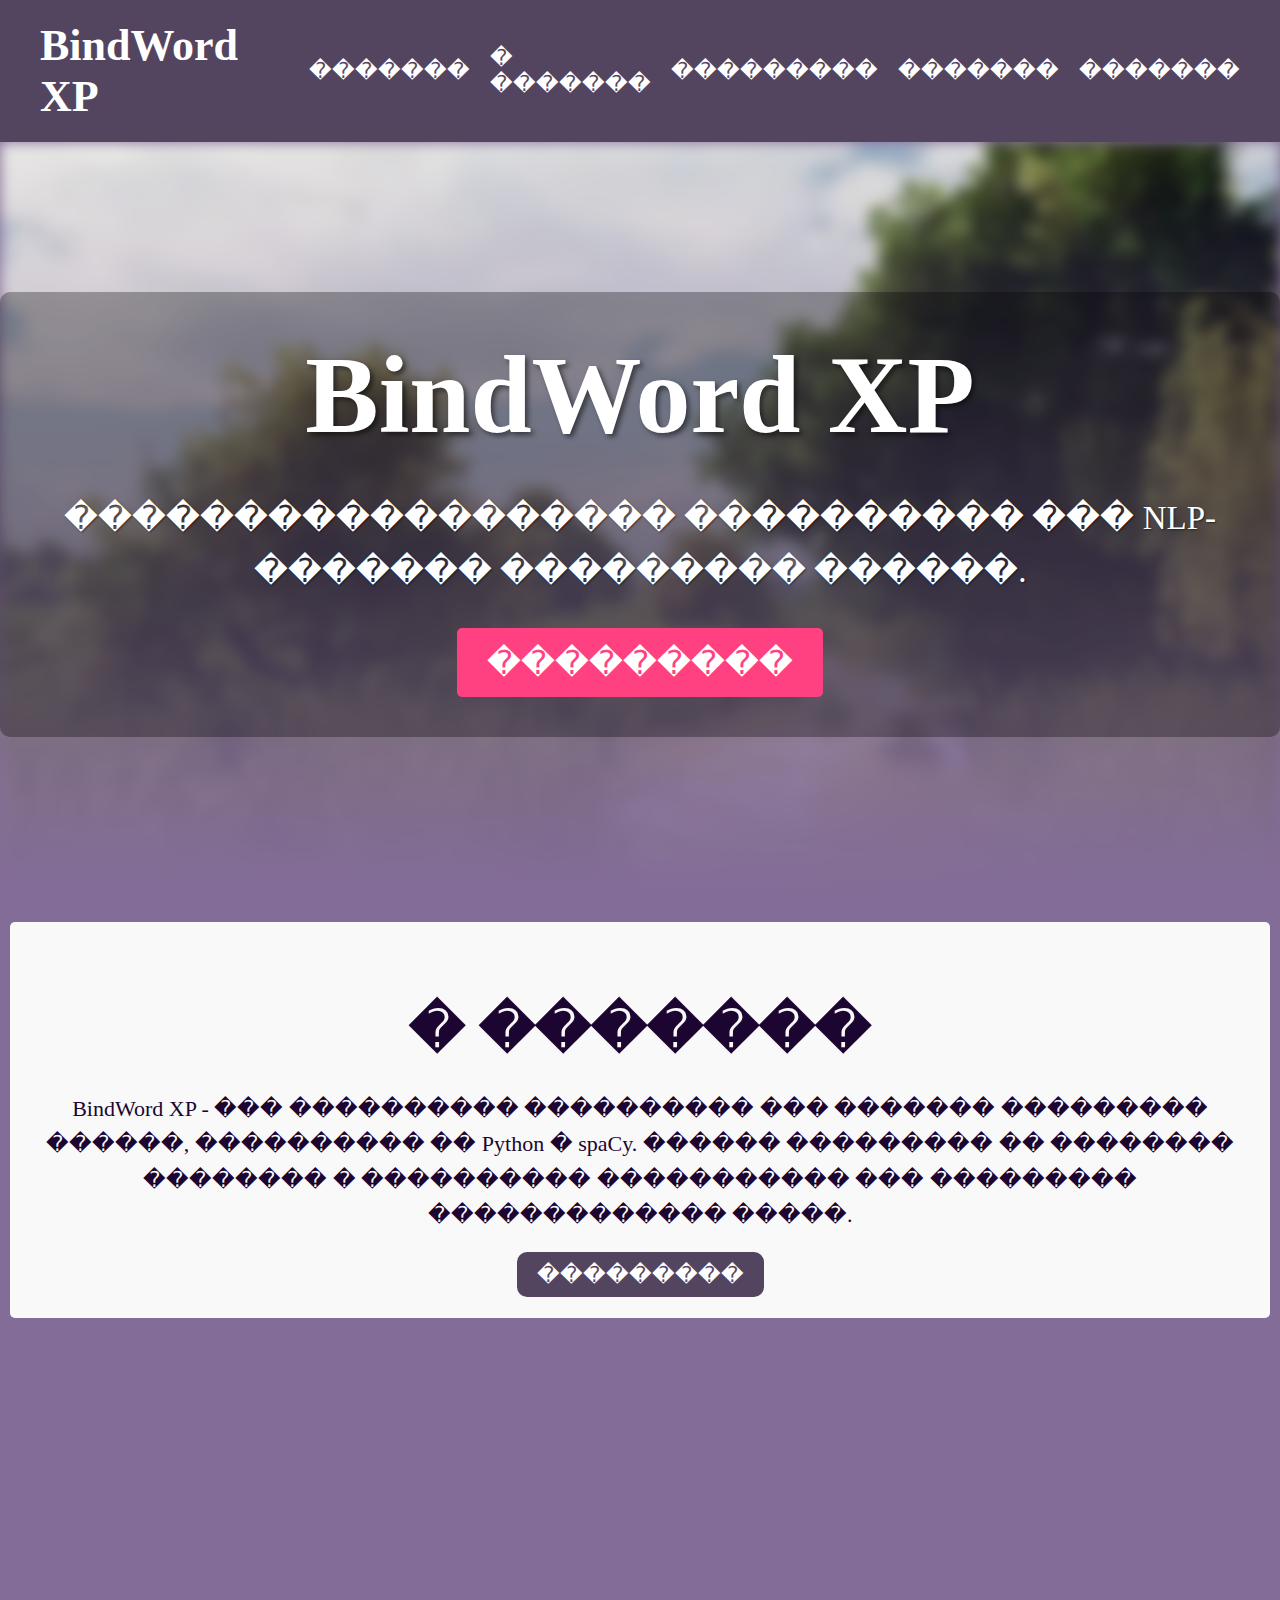
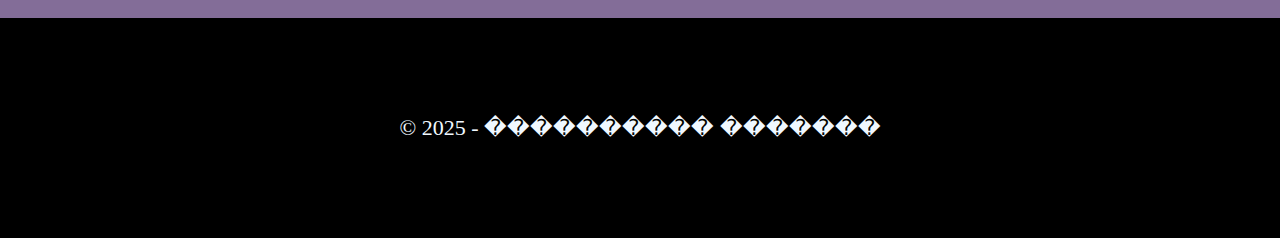
<file: site/index.html>
<!DOCTYPE html>
<html lang="ru">
<head>
    <meta name="viewport" content="width=device-width, initial-scale=1.0">
    <title>�������</title>
    <link rel="stylesheet" href="style.css">
</head>
<body>
    <header>
        <div class="header-container">
            <h1 class="logo">
                <a href="index.html">BindWord XP</a>
            </h1>
            <nav>
                <ul>
                    <li><a href="index.html">�������</a></li>
                    <li><a href="about_project.html">� �������</a></li>
                    <li><a href="people.html">���������</a></li>
                    <li><a href="news.html">�������</a></li>
                    <li><a href="resources.html">�������</a></li>
                </ul>
            </nav>
        </div>
    </header>
    <main>
        <section class="hero">
        <div class="hero-content">
            <h1 class="animated-title">BindWord XP</h1>
            <p>������������������ ���������� ��� NLP-������� ��������� ������.</p>
            <a href="about_project.html" class="hero-button">���������</a>
        </div>
        </section>

        <section class="about-section">
            <h2>� �������</h2>
            <p>BindWord XP - ��� ���������� ���������� ��� ������� ��������� ������, ���������� �� Python � spaCy.  ������ ��������� �� �������� �������� � ���������� ����������� ��� ��������� ������������� �����.</p>
            <a href="about_project.html" class="read-more-button">���������</a>
        </section>
    </main>

    <footer>
        <p>&copy; 2025 - ���������� �������</p>
    </footer>
</body>
</html>
</file>
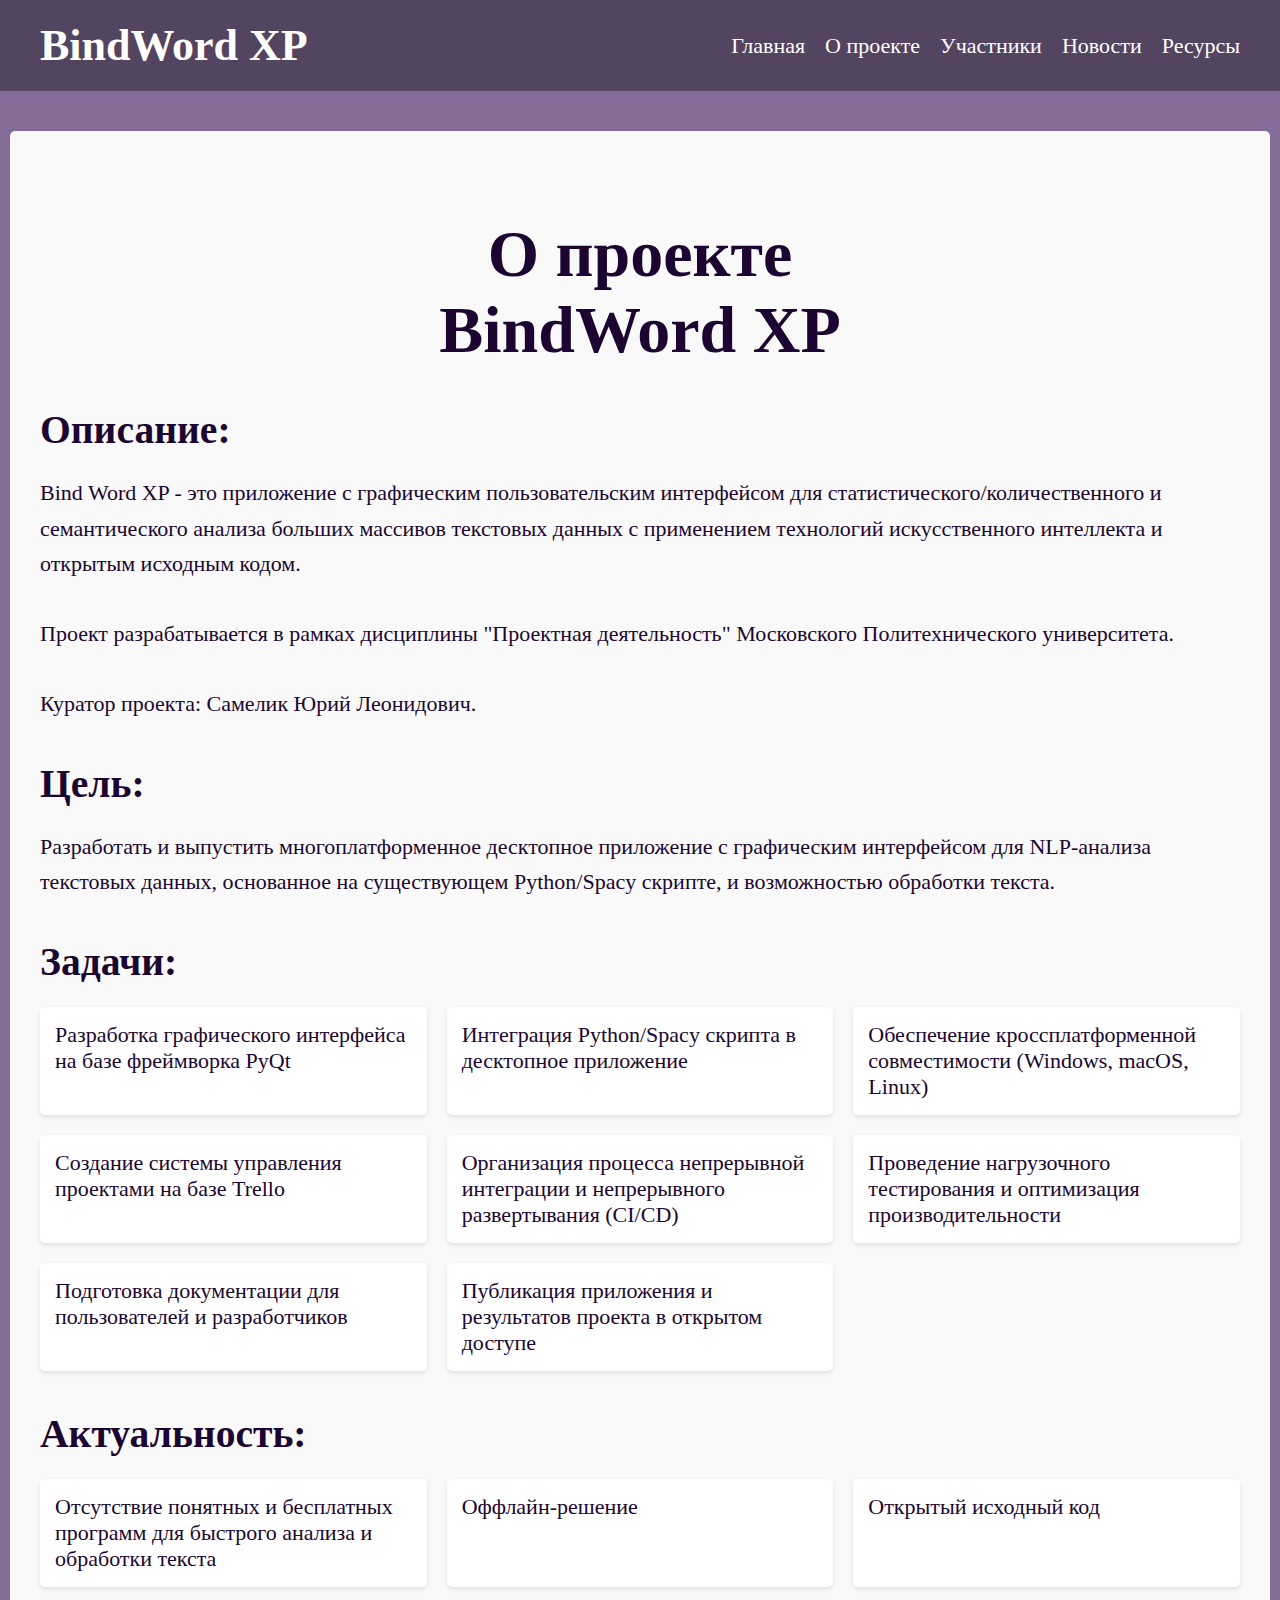
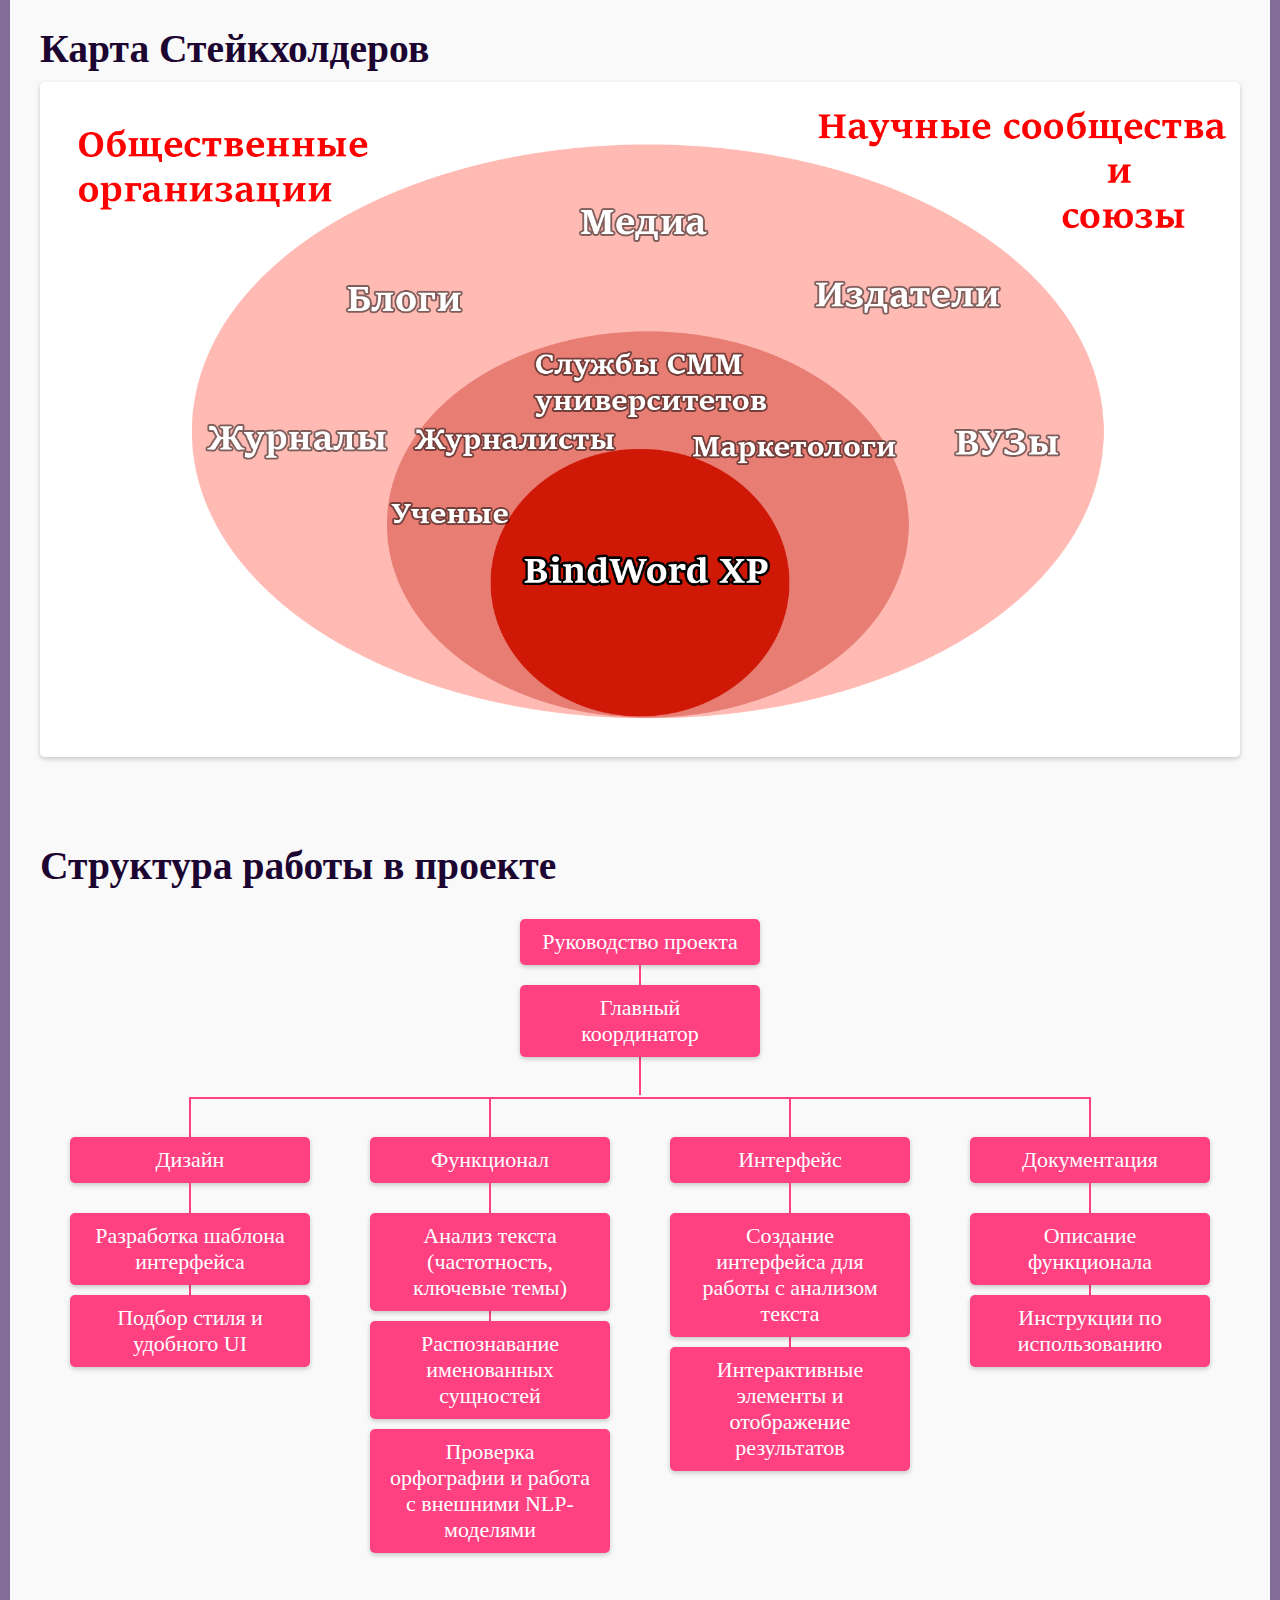
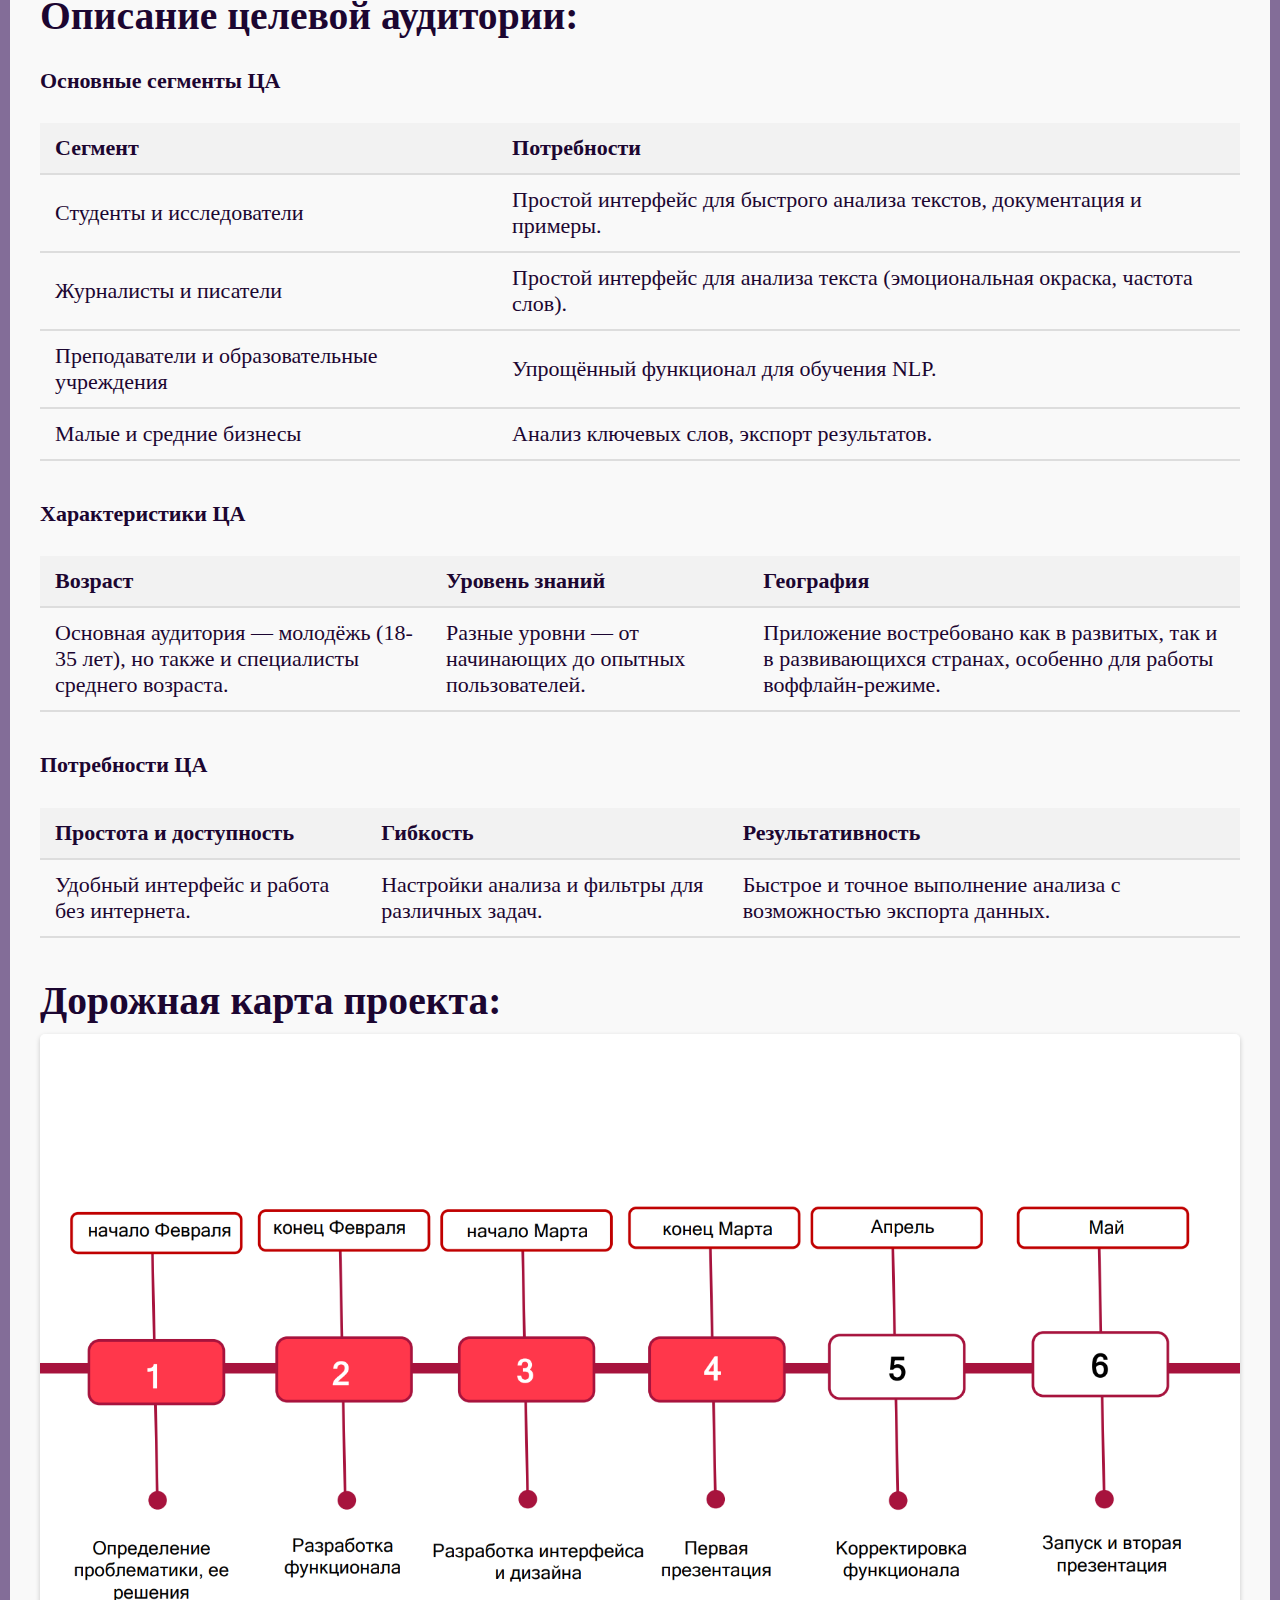
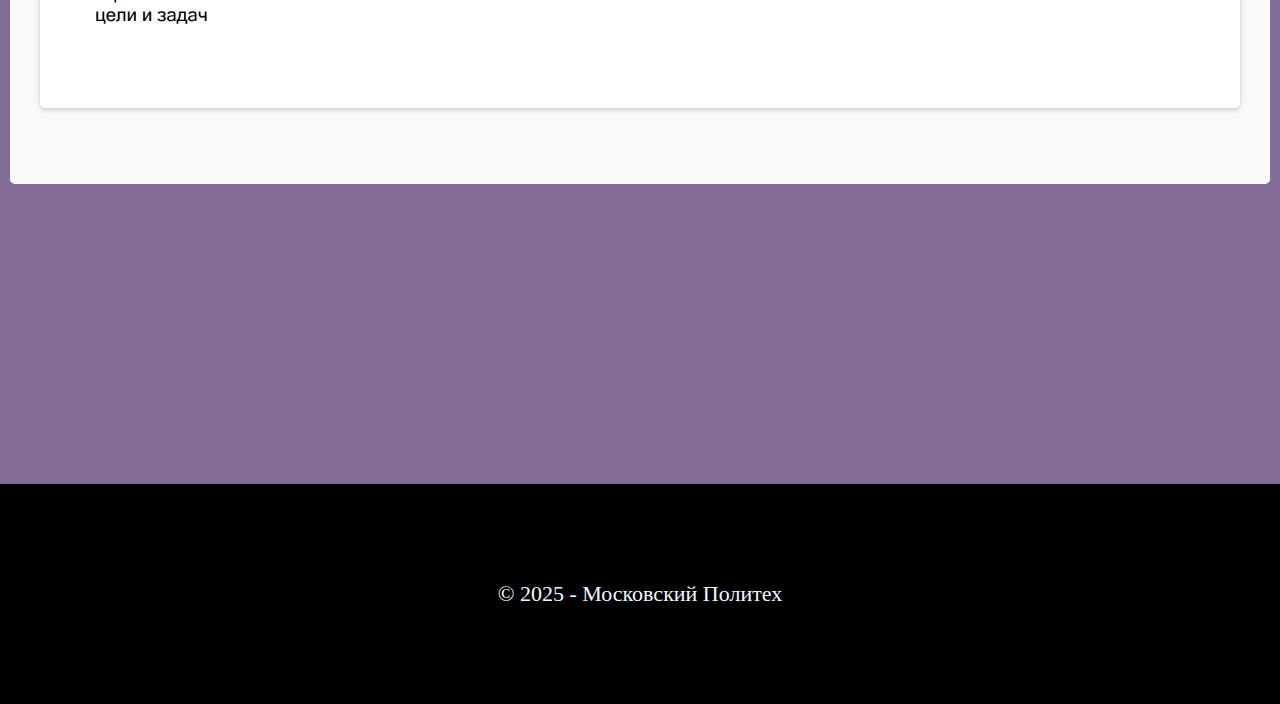
<file: site/about_project.html>
<!DOCTYPE html>
<html lang="ru">
<head>
    <meta name="viewport" content="width=device-width, initial-scale=1.0">
    <title>О проекте</title>
    <link rel="stylesheet" href="style.css">
</head>
<body>
    <header>
        <div class="header-container">
            <h1 class="logo">
                <a href="index.html">BindWord XP</a>
            </h1>
            <nav>
                <ul>
                    <li><a href="index.html">Главная</a></li>
                    <li><a href="about_project.html">О проекте</a></li>
                    <li><a href="people.html">Участники</a></li>
                    <li><a href="news.html">Новости</a></li>
                    <li><a href="resources.html">Ресурсы</a></li>
                </ul>
            </nav>
        </div>
    </header>
    <main>
    <section class="about-project">
        <h2 class="animated-title">О проекте<br />BindWord XP</h2>

        <h3>Описание:</h3>
        <p>Bind Word XP - это приложение с графическим пользовательским
            интерфейсом для статистического/количественного и
            семантического анализа больших массивов текстовых
            данных с применением технологий искусственного
            интеллекта и открытым исходным кодом. <br /><br />
            Проект разрабатывается в рамках дисциплины "Проектная деятельность" Московского Политехнического университета. <br /><br />
            Куратор проекта: Самелик Юрий Леонидович.
        </p>

        <h3>Цель:</h3>
        <p>Разработать и выпустить многоплатформенное десктопное приложение с графическим интерфейсом для NLP-анализа текстовых данных, основанное на существующем Python/Spacy скрипте, и возможностью обработки текста.</p>

        <h3>Задачи:</h3>
        <ul class="task-list">
            <li>Разработка графического интерфейса на базе фреймворка PyQt</li>
            <li>Интеграция Python/Spacy скрипта в десктопное приложение</li>
            <li>Обеспечение кроссплатформенной совместимости (Windows, macOS, Linux)</li>
            <li>Создание системы управления проектами на базе Trello</li>
            <li>Организация процесса непрерывной интеграции и непрерывного развертывания (CI/CD)</li>
            <li>Проведение нагрузочного тестирования и оптимизация производительности</li>
            <li>Подготовка документации для пользователей и разработчиков</li>
            <li>Публикация приложения и результатов проекта в открытом доступе</li>
        </ul>

        <h3>Актуальность:</h3>
        <ul class="relevance-list">
            <li>Отсутствие понятных и бесплатных программ для быстрого анализа и обработки текста</li>
            <li>Оффлайн-решение</li>
            <li>Открытый исходный код</li>
        </ul>


        <h3>Карта Стейкхолдеров</h3>
        <img src="images/Karta_stakeholders.png" alt="Карта стейкхолдеров" class="stakeholder-map">


        <h3>Структура работы в проекте</h3>
        <div class="project-structure">
            <div class="top-levels">
                <div class="node">Руководство проекта</div>
                <div class="node">Главный координатор</div>
            </div>

            <div class="branches">
                <div class="branch">
                    <div class="node">Дизайн</div>
                    <div class="sub-node">Разработка шаблона интерфейса</div>
                    <div class="sub-node">Подбор стиля и удобного UI</div>
                </div>

                <div class="branch">
                    <div class="node">Функционал</div>
                    <div class="sub-node">Анализ текста (частотность, ключевые темы)</div>
                    <div class="sub-node">Распознавание именованных сущностей</div>
                    <div class="sub-node">Проверка орфографии и работа с внешними NLP-моделями</div>
                </div>

                <div class="branch">
                    <div class="node">Интерфейс</div>
                    <div class="sub-node">Создание интерфейса для работы с анализом текста</div>
                    <div class="sub-node">Интерактивные элементы и отображение результатов</div>
                </div>

                <div class="branch">
                    <div class="node">Документация</div>
                    <div class="sub-node">Описание функционала</div>
                    <div class="sub-node">Инструкции по использованию</div>
                </div>
            </div>
        </div>

        <h3>Описание целевой аудитории:</h3>
    <div class="target-audience">
    <h4>Основные сегменты ЦА</h4>
    <table class="audience-table">
        <thead>
            <tr>
                <th>Сегмент</th>
                <th>Потребности</th>
            </tr>
        </thead>
        <tbody>
            <tr>
                <td>Студенты и исследователи</td>
                <td>Простой интерфейс для быстрого анализа текстов, документация и примеры.</td>
            </tr>
            <tr>
                <td>Журналисты и писатели</td>
                <td>Простой интерфейс для анализа текста (эмоциональная окраска, частота слов).</td>
            </tr>
            <tr>
                <td>Преподаватели и образовательные учреждения</td>
                <td>Упрощённый функционал для обучения NLP.</td>
            </tr>
            <tr>
                <td>Малые и средние бизнесы</td>
                <td>Анализ ключевых слов, экспорт результатов.</td>
            </tr>
        </tbody>
    </table>

    <h4>Характеристики ЦА</h4>
        <table class="audience-table">
            <thead>
                <tr>
                    <th>Возраст</th>
                    <th>Уровень знаний</th>
                    <th>География</th>
                </tr>
            </thead>
            <tbody>
                <tr>
                    <td>Основная аудитория — молодёжь (18-35 лет), но также и специалисты среднего возраста.</td>
                    <td>Разные уровни — от начинающих до опытных пользователей.</td>
                    <td>Приложение востребовано как в развитых, так и в развивающихся странах, особенно для работы воффлайн-режиме.</td>
                </tr>
            </tbody>
        </table>
        <h4>Потребности ЦА</h4>
        <table class="audience-table">
            <thead>
                <tr>
                    <th>Простота и доступность</th>
                    <th>Гибкость</th>
                    <th>Результативность</th>
                </tr>
            </thead>
            <tbody>
                <tr>
                    <td>Удобный интерфейс и работа без интернета.</td>
                    <td>Настройки анализа и фильтры для различных задач.</td>
                    <td>Быстрое и точное выполнение анализа с возможностью экспорта данных.</td>
                </tr>
            </tbody>
        </table>
    </div>

        <h3>Дорожная карта проекта:</h3>
        <img src="images/doroznnaya_karta.png" alt="Дорожная карта проекта" class="stakeholder-map">

    </section>
</main>

    <footer>
        <p>&copy; 2025 - Московский Политех</p>
    </footer>
</body>
</html>
</file>
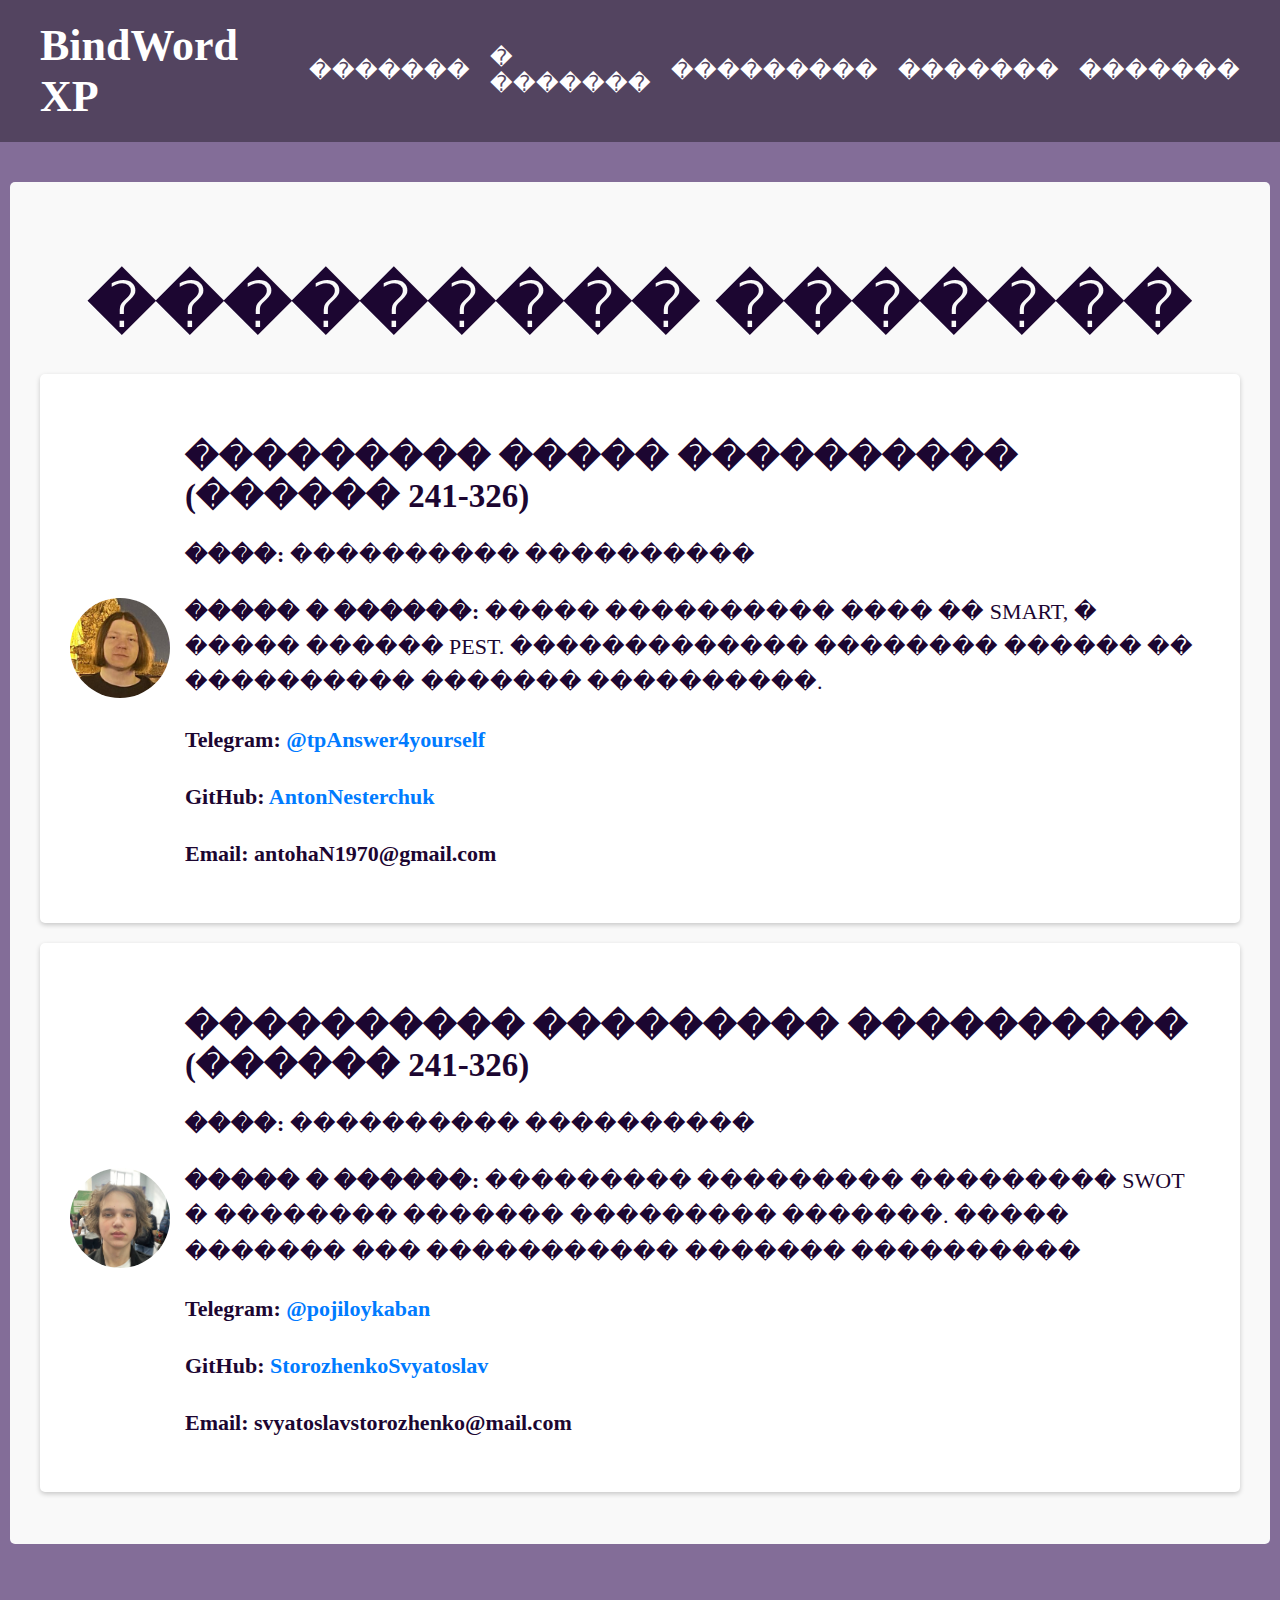
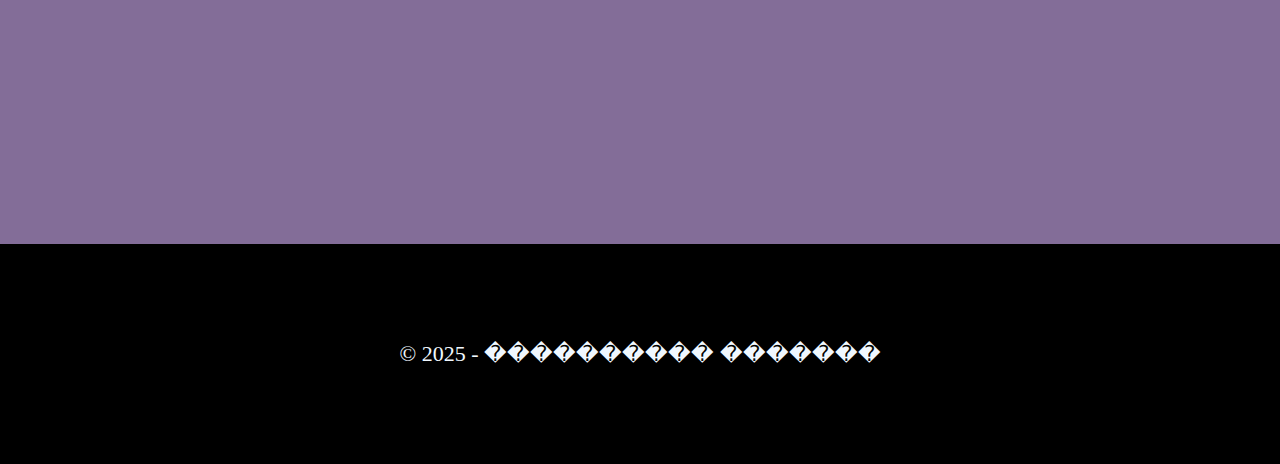
<file: site/people.html>
<!DOCTYPE html>
<html lang="ru">
<head>
    <meta name="viewport" content="width=device-width, initial-scale=1.0">
    <title>��������� �������</title>
    <link rel="stylesheet" href="style.css">
</head>
<body>
    <header>
        <div class="header-container">
            <h1 class="logo">
                <a href="index.html">BindWord XP</a>
            </h1>
            <nav>
                <ul>
                    <li><a href="index.html">�������</a></li>
                    <li><a href="about_project.html">� �������</a></li>
                    <li><a href="people.html">���������</a></li>
                    <li><a href="news.html">�������</a></li>
                    <li><a href="resources.html">�������</a></li>
                </ul>
            </nav>
        </div>
    </header>
    <main>
        <section class="people">
            <h2 class="animated-title">��������� �������</h2>
            <ul class="people-list">
                <li>
                    <img src="anton_photo.jpg" alt="����� ���������" class="member-photo">
                    <div>
                        <h3>��������� ����� ���������� (������ 241-326)</h3>
                        <p><strong>����:</strong> ���������� ����������</p>
                        <p><strong>����� � ������: </strong>����� ���������� ���� �� SMART, � ����� ������ PEST. ������������� �������� ������ �� ���������� ������� ����������.</p>
                        <p><strong>Telegram: <a href="https://t.me/tpAnswer4yourself">@tpAnswer4yourself</a></strong></p>
                        <p><strong>GitHub: <a href="https://github.com/tpAnswer4yourself">AntonNesterchuk</a></strong></p>
                        <p><strong>Email: antohaN1970@gmail.com</strong></p>

                    </div>
                </li>

                <li>
                    <img src="svyat_photo.jpg" alt="���������� ���������" class="member-photo">
                    <div>
                        <h3>���������� ��������� ���������� (������ 241-326)</h3>
                        <p><strong>����:</strong> ���������� ����������</p>
                        <p><strong>����� � ������: </strong>��������� ��������� ��������� SWOT � �������� ������� ��������� �������. ����� ������� ��� ����������� ������� ����������</p>
                        <p><strong>Telegram: <a href="https://t.me/pojiloykaban">@pojiloykaban</a></strong></p>
                        <p><strong>GitHub: <a href="https://github.com/StorozhenkoSvyatoslav">StorozhenkoSvyatoslav</a></strong></p>
                        <p><strong>Email: svyatoslavstorozhenko@mail.com</strong></p>
                    </div>
                </li>

            </ul>
        </section>
    </main>

    <footer>
        <p>&copy; 2025 - ���������� �������</p>
    </footer>
</body>
</html>
</file>
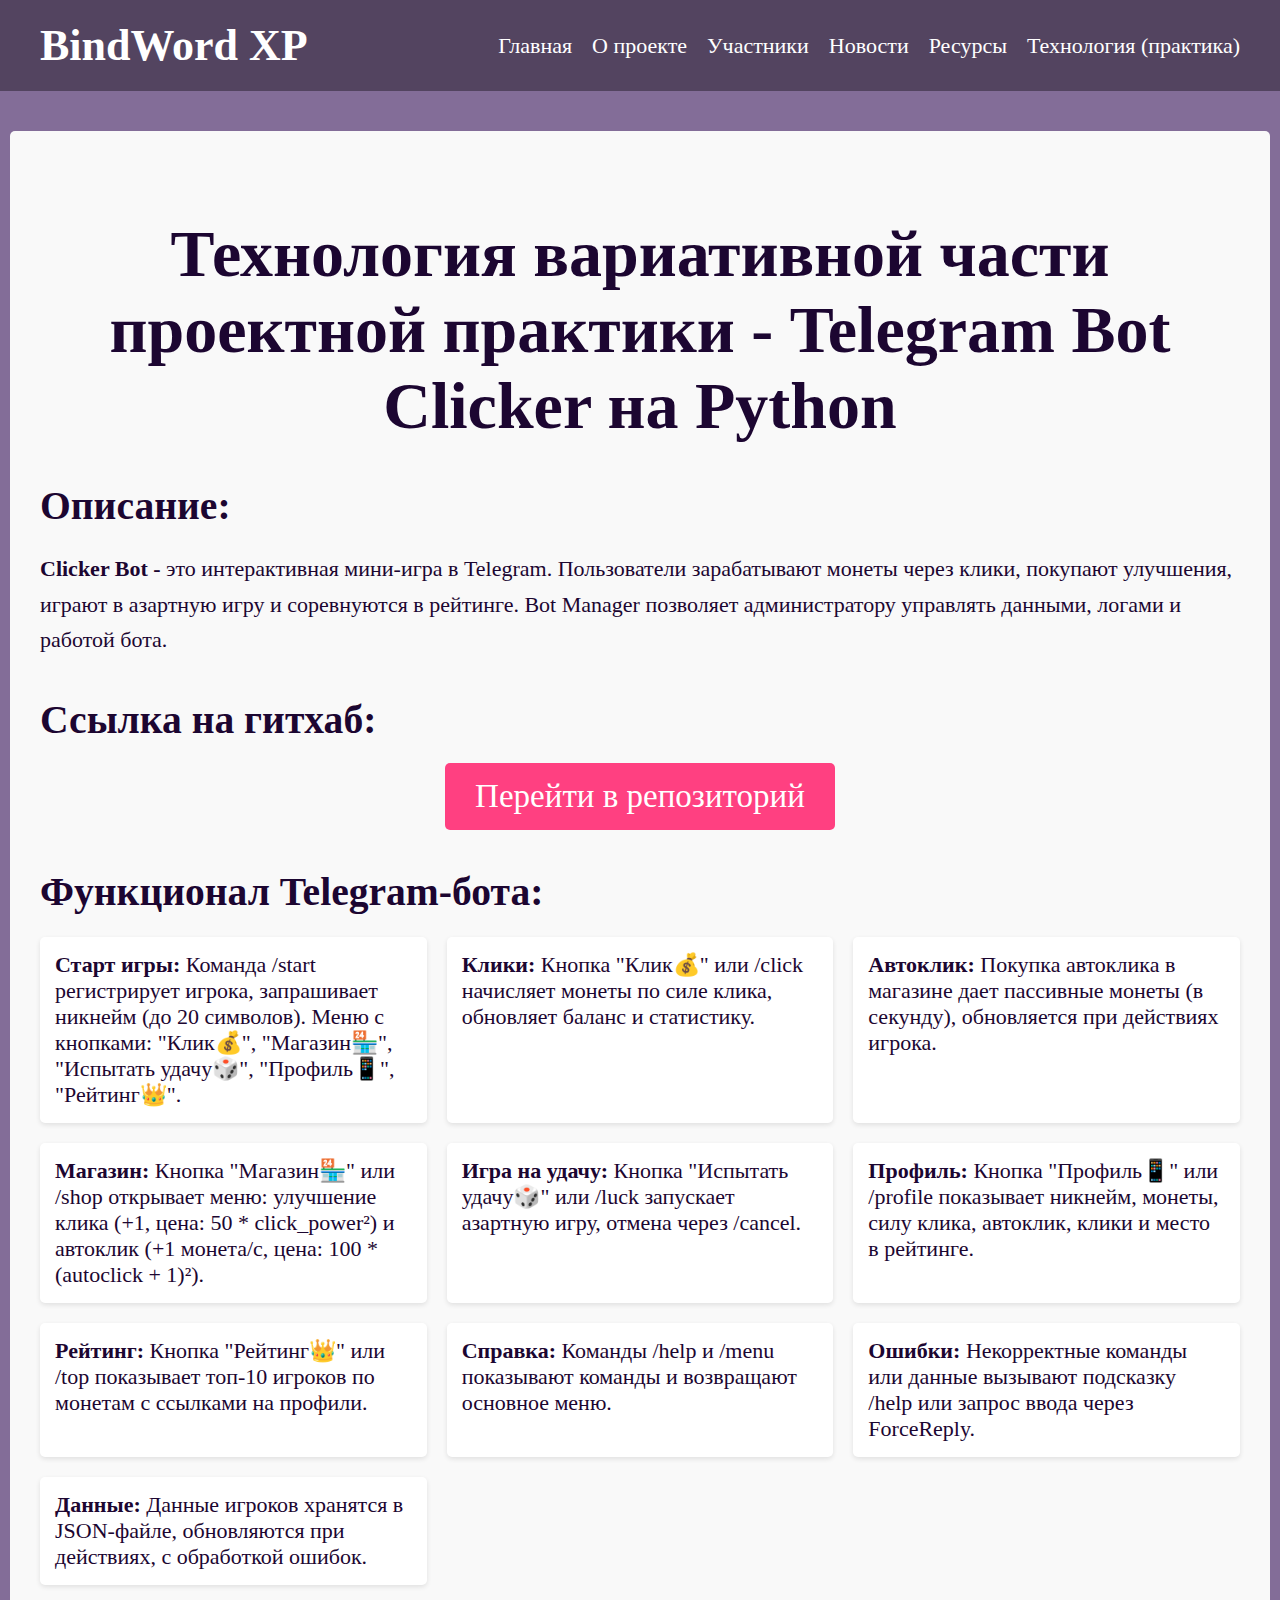
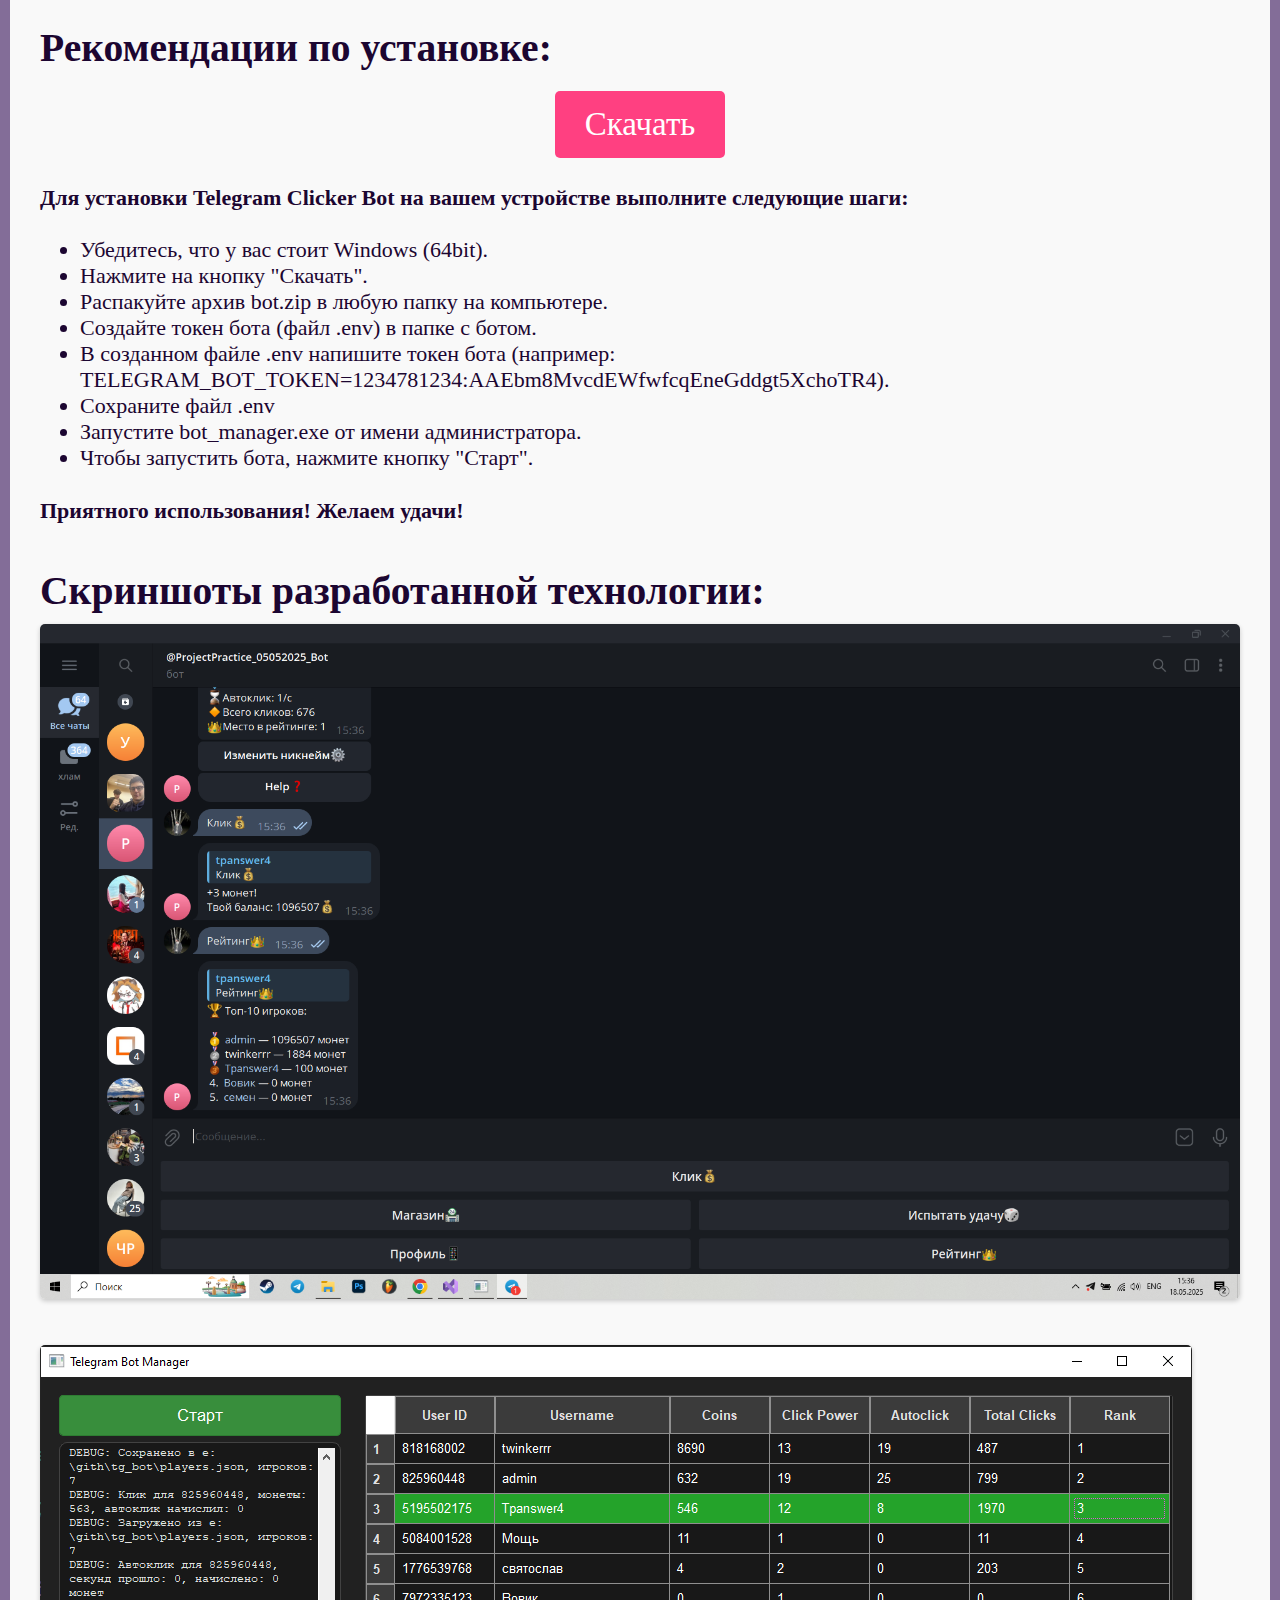
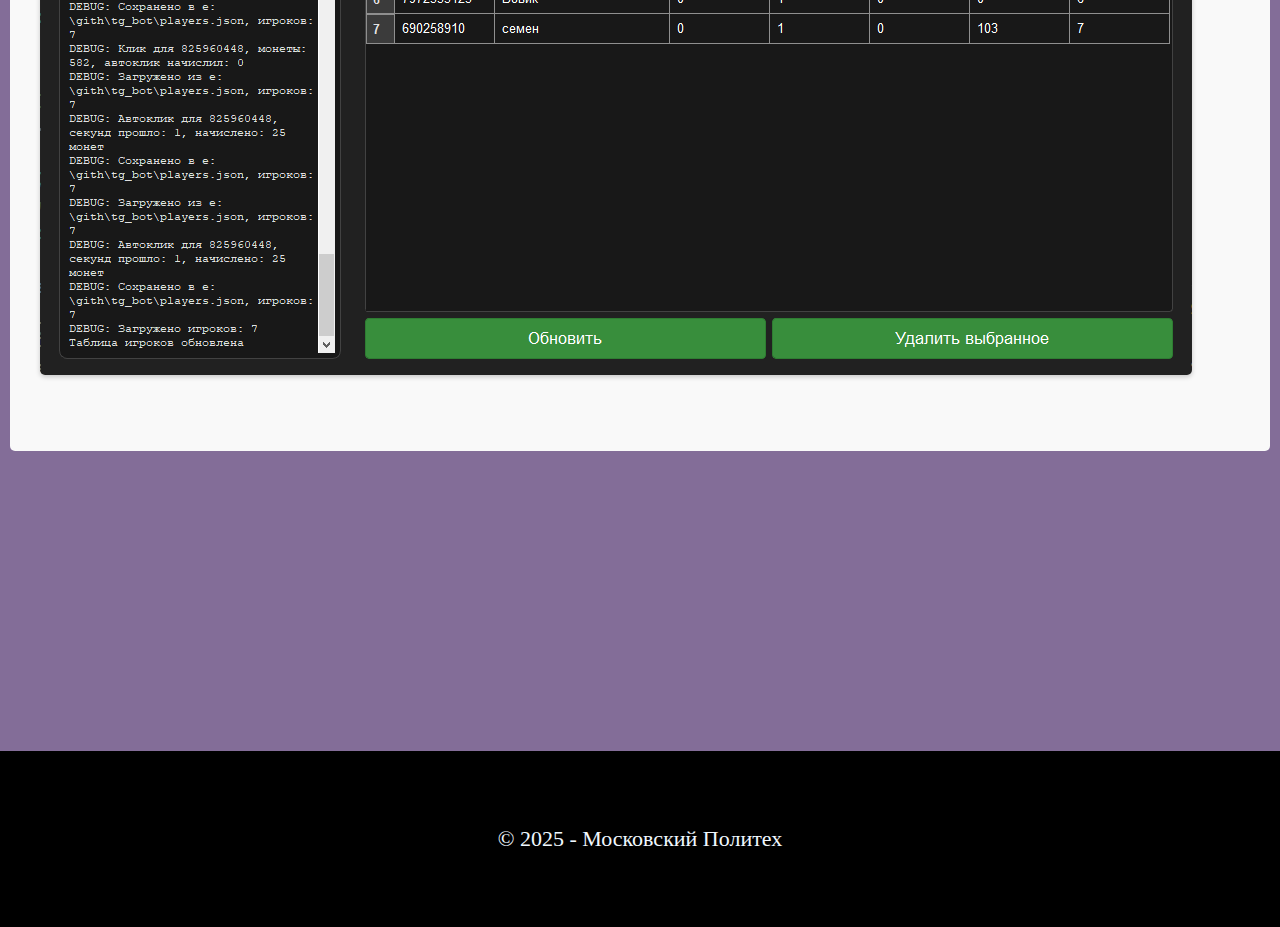
<file: site/practice_technology.html>
﻿<!DOCTYPE html>
<html lang="ru">
<head>
    <meta name="viewport" content="width=device-width, initial-scale=1.0">
    <title>Технология (вариативная часть)</title>
    <link rel="stylesheet" href="style.css">
</head>
<body>
    <header>
        <div class="header-container">
            <h1 class="logo">
                <a href="index.html">BindWord XP</a>
            </h1>
            <nav>
                <ul>
                    <li><a href="index.html">Главная</a></li>
                    <li><a href="about_project.html">О проекте</a></li>
                    <li><a href="people.html">Участники</a></li>
                    <li><a href="news.html">Новости</a></li>
                    <li><a href="resources.html">Ресурсы</a></li>
                    <li><a href="practice_technology.html">Технология (практика)</a></li>
                </ul>
            </nav>
        </div>
    </header>

    <div class="about-project">
        <h2>Технология вариативной части проектной практики - Telegram Bot Clicker на Python</h2>
        <h3>Описание:</h3>
        <p><strong> Clicker Bot - </strong> это интерактивная мини-игра в Telegram. Пользователи зарабатывают монеты через клики, покупают улучшения, играют в азартную игру и соревнуются в рейтинге. Bot Manager позволяет администратору управлять данными, логами и работой бота.</p>

        <h3>Ссылка на гитхаб:</h3>
        <div style="text-align: center; margin: 20px 0;">
            <a href="https://github.com/tpAnswer4yourself/project_practice_mospolytech/tree/master" class="hero-button">Перейти в репозиторий</a>
        </div>
        <h3>Функционал Telegram-бота:</h3>
        <ul class="task-list">
            <li>
                <strong>Старт игры:</strong> Команда /start регистрирует игрока, запрашивает никнейм (до 20 символов). Меню с кнопками: "Клик💰", "Магазин🏪", "Испытать удачу🎲", "Профиль📱", "Рейтинг👑".
            </li>
            <li>
                <strong>Клики:</strong> Кнопка "Клик💰" или /click начисляет монеты по силе клика, обновляет баланс и статистику.
            </li>
            <li>
                <strong>Автоклик:</strong> Покупка автоклика в магазине дает пассивные монеты (в секунду), обновляется при действиях игрока.
            </li>
            <li>
                <strong>Магазин:</strong> Кнопка "Магазин🏪" или /shop открывает меню: улучшение клика (+1, цена: 50 * click_power²) и автоклик (+1 монета/с, цена: 100 * (autoclick + 1)²).
            </li>
            <li>
                <strong>Игра на удачу:</strong> Кнопка "Испытать удачу🎲" или /luck запускает азартную игру, отмена через /cancel.
            </li>
            <li>
                <strong>Профиль:</strong> Кнопка "Профиль📱" или /profile показывает никнейм, монеты, силу клика, автоклик, клики и место в рейтинге.
            </li>
            <li>
                <strong>Рейтинг:</strong> Кнопка "Рейтинг👑" или /top показывает топ-10 игроков по монетам с ссылками на профили.
            </li>
            <li>
                <strong>Справка:</strong> Команды /help и /menu показывают команды и возвращают основное меню.
            </li>
            <li>
                <strong>Ошибки:</strong> Некорректные команды или данные вызывают подсказку /help или запрос ввода через ForceReply.
            </li>
            <li>
                <strong>Данные:</strong> Данные игроков хранятся в JSON-файле, обновляются при действиях, с обработкой ошибок.
            </li>
        </ul>

        <h3>Рекомендации по установке:</h3>
        <div style="text-align: center; margin: 20px 0;">
            <a href="images/bot.zip" class="hero-button">Скачать</a>
        </div>
        <p><strong>Для установки Telegram Clicker Bot на вашем устройстве выполните следующие шаги:</strong></p>
        <ul>
            <li>Убедитесь, что у вас стоит Windows (64bit).</li>
            <li>Нажмите на кнопку "Скачать".</li>
            <li>Распакуйте архив bot.zip в любую папку на компьютере.</li>
            <li>Создайте токен бота (файл .env) в папке с ботом.</li>
            <li>В созданном файле .env напишите токен бота (например: TELEGRAM_BOT_TOKEN=1234781234:AAEbm8MvcdEWfwfcqEneGddgt5XchoTR4).</li>
            <li>Сохраните файл .env</li>
            <li>Запустите bot_manager.exe от имени администратора.</li>
            <li>Чтобы запустить бота, нажмите кнопку "Старт".</li>
        </ul>
        <p><strong>Приятного использования! Желаем удачи!</strong></p>

        <h3>Скриншоты разработанной технологии:</h3>
        <div>
            <img src="images/bot_tg.png" alt="Бот в телеграмме" class="stakeholder-map">
            <img src="images/panel_admin.png" alt="Панель управления ботом" class="stakeholder-map">
        </div>
    </div>

    <footer>
        © 2025 - Московский Политех
    </footer>
</body>
</html>
</file>
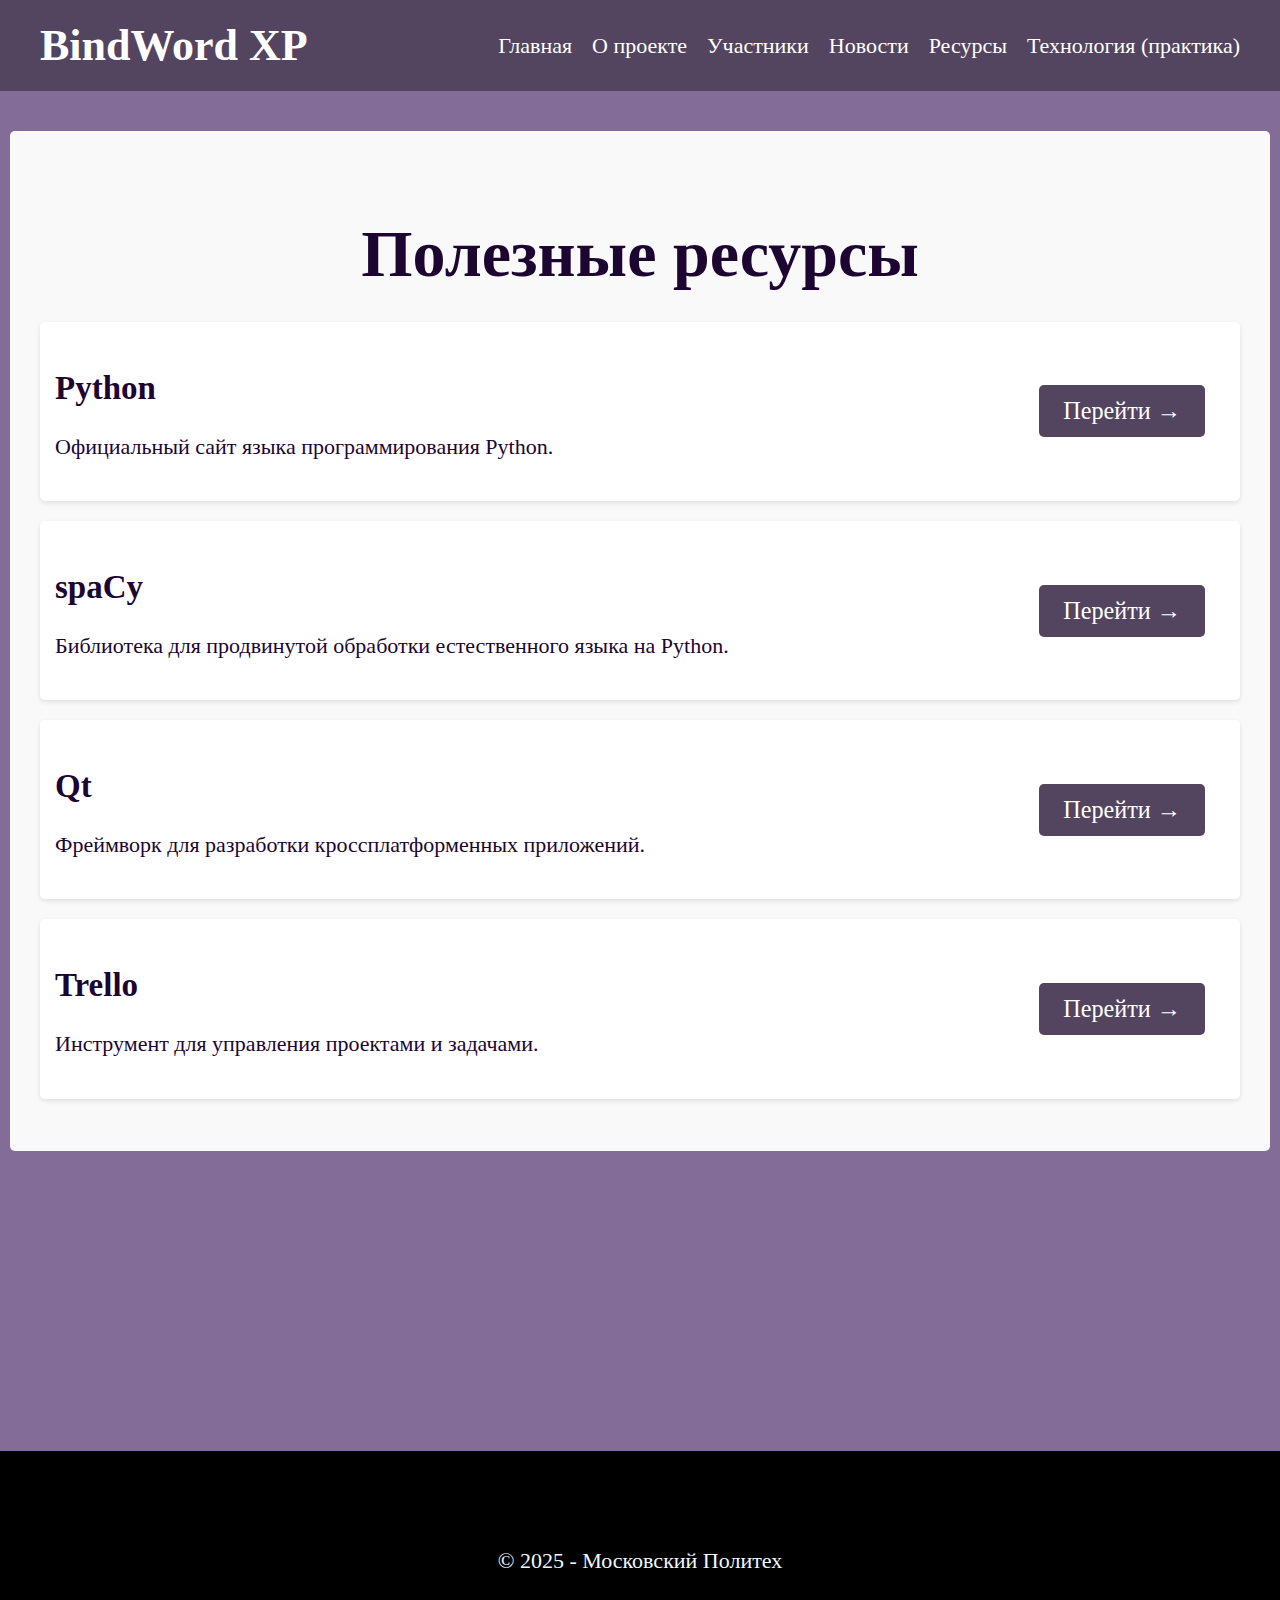
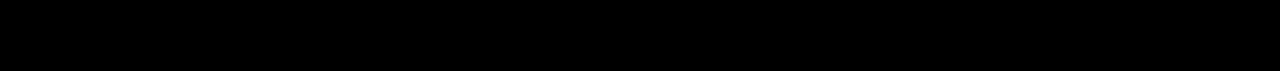
<file: site/resources.html>
<!DOCTYPE html>
<html lang="ru">
<head>
    <meta name="viewport" content="width=device-width, initial-scale=1.0">
    <title>Ресурсы</title>
    <link rel="stylesheet" href="style.css">
</head>
<body>
    <header>
        <div class="header-container">
            <h1 class="logo">
                <a href="index.html">BindWord XP</a>
            </h1>
            <nav>
                <ul>
                    <li><a href="index.html">Главная</a></li>
                    <li><a href="about_project.html">О проекте</a></li>
                    <li><a href="people.html">Участники</a></li>
                    <li><a href="news.html">Новости</a></li>
                    <li><a href="resources.html">Ресурсы</a></li>
                    <li><a href="practice_technology.html">Технология (практика)</a></li>
                </ul>
            </nav>
        </div>
    </header>

    <main>
    <section class="resources">
        <h2>Полезные ресурсы</h2>

        <ul class="resource-list">
            <li>
                <div>
                    <h3>Python</h3>
                    <p>Официальный сайт языка программирования Python.</p>
                </div>
                <a href="https://www.python.org/" target="_blank" class="resource-button">
                    Перейти &rarr;
                </a>
            </li>
            <li>
                <div>
                    <h3>spaCy</h3>
                    <p>Библиотека для продвинутой обработки естественного языка на Python.</p>
                </div>
                <a href="https://spacy.io/" target="_blank" class="resource-button">
                    Перейти &rarr;
                </a>
            </li>
            <li>
                <div>
                    <h3>Qt</h3>
                    <p>Фреймворк для разработки кроссплатформенных приложений.</p>
                </div>
                <a href="https://www.qt.io/developers/" target="_blank" class="resource-button">
                    Перейти &rarr;
                </a>
            </li>
             <li>
                <div>
                    <h3>Trello</h3>
                    <p>Инструмент для управления проектами и задачами.</p>
                </div>
                <a href="https://trello.com/" target="_blank" class="resource-button">
                    Перейти &rarr;
                </a>
            </li>
        </ul>
    </section>
</main>

    <footer>
        <p>&copy; 2025 - Московский Политех</p>
    </footer>
</body>
</html>
</file>
<file: site/style.css>
body {
    font-family: Georgia, serif;
    color: #1c0631;
    background-color: #836d98;
    font-size: 22px;
    margin: 0;
    padding: 0;
}

h1 {
    font-size: 50px;
    margin: 0;
}

header {
    background-color: #534460;
    color: #fff;
    padding: 20px;
}

.header-container {
    display: flex;
    justify-content: space-between; /* ���� �����, ��������� ������ */
    align-items: center;
    max-width: 1200px;
    margin: 0 auto;
}

.logo {
    font-size: 2em;
}

header nav ul {
    list-style: none;
    padding: 0;
    margin: 0;
    display: flex; /* ��������� flex ��� ul, ����� ��������� ����������� ����� li */
    align-items: center; /* ����������� ������ ���� �� ��������� */
}

    header nav ul li {
        display: inline; /* ��������� inline, ����� ������ ���� � ������ */
        margin-left: 20px;
    }

header nav a {
    color: #fff;
    text-decoration: none;
    transition: color 0.3s ease;
}

    header nav a:hover {
        color: #ff4081;
    }

footer {
    margin-top: 300px;
    padding: 75px;
    background-color: #000000;
    color: aliceblue;
    text-align: center;
}

.logo a {
    color: inherit; /* ��������� ���� �� ������������� �������� (h1) */
    text-decoration: none; /* ������� ������������� ������ */
}






/* ����� ��� ������ "���������" */
.people {
    padding: 30px;
    max-width: 1200px;
    margin: 40px auto;
    background-color: #f9f9f9;
    border-radius: 5px;
}

    .people h2 {
        font-size: 3em;
        text-align: center;
        margin-bottom: 30px;
        animation: fadeIn 1.5s ease-in-out; /* ��������� �������� */
    }

/* ����� ��� ������ ���������� */
.people-list {
    list-style: none; /* ������� ������� */
    padding-left: 0; /* ������� ������ */
    gap: 20px; /* ���������� ����� ���������� */
}

    .people-list li {
        background-color: #fff;
        padding: 30px;
        border-radius: 5px;
        box-shadow: 0 2px 5px rgba(0, 0, 0, 0.2);
        transition: transform 0.3s ease;
        margin-bottom: 20px; /* ��������� ������ ����� */
        display: flex; /* ��������� flex ��� ������������ ���� � ������ */
        align-items: center; /* ����������� �� ��������� */
    }

        .people-list li:hover {
            transform: scale(1.015); /* ��������� ���������� � ��� ���� */
        }

    .people-list h3 {
        font-size: 1.5em;
        margin-bottom: 10px;
    }

    .people-list p {
        line-height: 1.6;
    }

    .people-list strong {
        font-weight: bold;
    }

/* ����� ��� ���������� ��������� */
.member-photo {
    width: 100px; /* ������ ���������� */
    height: 100px; /* ������ ���������� */
    border-radius: 50%; /* ������ ������� */
    margin-right: 15px; /* ������ ������ �� ���������� */
    object-fit: cover; /* �������� �����������, ����� ����������� � ���� */
    object-position: center; /* ���������� ����������� */
}






/* ����� ����� (��� ���������) */
.about-project {
    padding: 30px;
    max-width: 1200px;
    margin: 40px auto;
    background-color: #f9f9f9;
    border-radius: 5px;
}

    .about-project h2 {
        font-size: 3em;
        text-align: center;
        margin-bottom: 30px;
        animation: fadeIn 1.5s ease-in-out;
    }

    .about-project h3 {
        font-size: 1.8em;
        margin-bottom: 10px;
    }

    .about-project p {
        line-height: 1.6;
        margin-bottom: 20px;
    }

/* ����� ��� ������ ����� (��� ���������) */
.task-list {
    list-style: none;
    padding-left: 0;
    display: grid;
    grid-template-columns: repeat(auto-fit, minmax(300px, 1fr));
    gap: 20px;
}

    .task-list li {
        background-color: #fff;
        padding: 15px;
        border-radius: 5px;
        box-shadow: 0 2px 5px rgba(0, 0, 0, 0.1);
        transition: transform 0.3s ease;
    }

        .task-list li:hover {
            transform: scale(1.05);
        }

/* ����� ��� ����� ������������� */
.stakeholder-map {
    max-width: 100%; /* ����� ����������� �� �������� �� ��������� */
    height: auto;
    border-radius: 5px;
    box-shadow: 0 2px 5px rgba(0, 0, 0, 0.2);
    margin-bottom: 40px;
}


/* ����� ��� ��������� ������ � ������� */
/* === ����� ��� ��������� ������ � ������� === */

/* ����� ��������� */
.project-structure {
    display: flex;
    flex-direction: column;
    align-items: center;
    margin-top: 30px;
    width: 100%; /* �������� ��� ��������� ������ */
    position: relative; /* ����� ��� ���������������� ����� */
}

/* === ������� ������: ����������� � ����������� === */
.top-levels {
    display: flex;
    flex-direction: column;
    align-items: center;
}

/* ����� ����� ��� ����� */
.node {
    background-color: #ff4081;
    color: #fff;
    padding: 10px 20px;
    border-radius: 5px;
    text-align: center;
    box-shadow: 0 2px 5px rgba(0, 0, 0, 0.2);
    width: 200px;
    margin-bottom: 20px; /* ������ ������ ����� ������ */
    position: relative; /*  ��� ���������������� ����� */
}

/* === ����� === */
.branches {
    display: flex;
    justify-content: space-around;
    width: 100%;
    margin-top: 20px; /* ������ �� �������� ������ */
    position: relative; /* ����� ��� ���������������� ����� */
}

.branch {
    display: flex;
    flex-direction: column;
    align-items: center;
    position: relative; /* ����� ��� ���������������� ����� */
    padding-top: 40px; /*  ����� ���� ����� ��� ����� */
}

/* === ������� === */
.sub-node {
    background-color: #ff4081;
    color: #fff;
    padding: 10px 20px;
    border-radius: 5px;
    text-align: center;
    box-shadow: 0 2px 5px rgba(0, 0, 0, 0.2);
    width: 200px;
    margin-top: 10px;
}

/* ================== ����� ================== */

/* ����� �� "�����������" � "������� �����������" */
.node:first-child::after { /* first-child ������ second-level (����� ������)*/
    content: "";
    position: absolute;
    top: 100%;
    left: 50%;
    transform: translateX(-50%);
    width: 2px;
    height: 130px; /* ����� ����� */
    background-color: #ff4081; /* ���� ����� */
}

/* ����� ����� "������� �������������" � ������� */
.branches::before {
    content: "";
    position: absolute;
    top: 0; /* ����������� �� �������� ���� */
    left: 50%; /* �������� �� ������ */
    transform: translateX(-50%); /* �������� ����� �� �������� ������ */
    width: 75%; /* ������ ����� (����� ������������) */
    height: 2px;
    background-color: #ff4081;
}

/* ������������ ����� �� "�������� ������������" � ������ */
.branch::before {
    content: "";
    position: absolute;
    top: 0;
    left: 50%;
    transform: translateX(-50%);
    width: 2px;
    height: 45px; /* ������� �� �������� ���� .branch */
    background-color: #ff4081;
}

/* ����� ������ ����� (�� ������������� ���� � sub-node) */
.branch > .node:not(.sub-node)::after {
    content: "";
    position: absolute;
    top: 100%;
    left: 50%;
    transform: translateX(-50%);
    width: 2px;
    height: 180px; /* ����� ����� */
    background-color: #ff4081;
}

.branch .sub-node {
    position: relative;
}

/* ������� ����� ��� ���������� sub-node � �����
   ���� ����� ����� ����� �������� �� ������ �������, ����� ���� ���� */
.branch > *:last-child::after {
    content: none;
}



/* ����� ��� ������� �� */
.audience-table {
    width: 100%;
    border-collapse: collapse;
    margin-bottom: 40px;
}

    .audience-table th,
    .audience-table td {
        padding: 12px 15px;
        text-align: left;
        border-bottom: 2px solid #ddd;
    }

    .audience-table thead th {
        background-color: #f2f2f2;
        font-weight: bold;
    }

    .audience-table tbody tr:nth-child(even) {
        background-color: #f9f9f9;
    }



  


/* ����� ��� ������ ������������ (�����) */
.relevance-list {
    list-style: none; /* ������� ������� */
    padding-left: 0; /* ������� ������ */
    display: grid; /* ���������� grid */
    grid-template-columns: repeat(auto-fit, minmax(300px, 1fr)); /* ���������� ������� */
    gap: 20px; /* ���������� ����� ���������� */
}

    .relevance-list li {
        background-color: #fff;
        padding: 15px;
        border-radius: 5px;
        box-shadow: 0 2px 5px rgba(0, 0, 0, 0.1);
        transition: transform 0.3s ease;
    }

        .relevance-list li:hover {
            transform: scale(1.05);
        }

/* �������� (��� ���������) */
@keyframes fadeIn {
    from {
        opacity: 0;
        transform: translateY(-20px);
    }

    to {
        opacity: 1;
        transform: translateY(0);
    }
}






/* ����� ��� ������ "�������" (��� ���������) */
.resources {
    padding: 30px;
    max-width: 1200px;
    margin: 40px auto;
    background-color: #f9f9f9;
    border-radius: 5px;
}

    .resources h2 {
        font-size: 3em;
        text-align: center;
        margin-bottom: 30px;
        animation: fadeIn 1.5s ease-in-out; /* ��������� �������� */
    }

/* ����� ��� ������ �������� */
.resource-list {
    list-style: none; /* ������� ������� */
    padding-left: 0; /* ������� ������ */
    gap: 20px; /* ���������� ����� ���������� */
}

    .resource-list li {
        background-color: #fff;
        padding: 15px;
        border-radius: 5px;
        box-shadow: 0 2px 5px rgba(0, 0, 0, 0.1);
        margin-bottom: 20px; /* ��������� ������ ����� */
        display: flex; /* ���������� flexbox */
        justify-content: space-between; /* ��������� ������� � ������ �� ����� */
        align-items: center; /* ����������� �� ��������� */
        padding-right: 35px; /* ��������� ������ ������, ����� ������ ���� ������ �� ���� */
    }

    .resource-list h3 {
        font-size: 1.5em;
        margin-bottom: 10px;
    }

    .resource-list p {
        line-height: 1.6;
    }

/* ����� ��� ������ */
.resource-button {
    background-color: #534460;
    color: #fff;
    padding: 12px 24px; /* ����������� �������, ����� ������ ���� ������ */
    border-radius: 5px;
    text-decoration: none;
    transition: background-color 0.3s ease;
    white-space: nowrap;
    font-size: 1.1em; /* ������� �������� ����� */
}

    .resource-button:hover {
        background-color: #ff4081; /* ���� ��� ��������� */
    }






/* ����� ��� ������ "�������" */
.news {
    padding: 30px;
    max-width: 1200px;
    margin: 40px auto;
    background-color: #f9f9f9;
    border-radius: 5px;
}

    .news h2 {
        font-size: 3em;
        text-align: center;
        margin-bottom: 30px;
        animation: fadeIn 1.5s ease-in-out; /* ��������� �������� */
    }

/* ����� ��� �������� ������� */
.news-item {
    margin-bottom: 40px;
    padding: 20px;
    background-color: #fff;
    border-radius: 5px;
    box-shadow: 0 2px 5px rgba(0, 0, 0, 0.1);
}

    .news-item h3 {
        font-size: 1.8em;
        margin-bottom: 10px;
    }

    .news-item p {
        line-height: 1.6;
    }

.news-date {
    font-style: italic;
    color: #777;
    margin-bottom: 10px;
}

/* ����� ��� ����������� � ����� */
.news-image {
    max-width: 100%; /* ����������� �� ������ ���������� */
    height: auto;
    border-radius: 5px;
    margin-bottom: 15px;
}

.news-video {
    max-width: 100%; /* ����� �� ������ ���������� */
    height: auto;
    border-radius: 5px;
    margin-bottom: 15px;
}






/* ����� ��� Hero Banner */
.hero {
    position: relative; /* ����� ������������� ��� ������������ ����� ���������� */
    color: #fff;
    text-align: center;
    padding: 150px 0;
    overflow: hidden; /* ������������� ����� �������� �� ������� */
}

    .hero::before {
        content: "";
        position: absolute;
        top: 0;
        left: 0;
        width: 100%;
        height: 100%;
        /* ��������� �������� ������ ����������� */
        background-image: linear-gradient(to bottom, rgba(244, 244, 244, 0) 0%, rgba(131,109,152, 1) 100%), url('yazahozhu.jpg'); /* ������ �� ���� URL */
        background-size: cover;
        background-position: center;
        filter: blur(7px); /* �������� ��� ���� */
        z-index: -1; /* �������� ������������� ��� ������� */
    }

.hero-content {
    max-width: 3000px;
    margin: 0 auto;
    position: relative; /* ����� ������� ��� ��� ��������������� */
    padding: 40px; /* ��������� ������� �������� ��� �������� */
    background-color: rgba(0, 0, 0, 0.3); /* ��������� �������������� ��� ��� ������ ���������� */
    border-radius: 10px; /* ��������� ���� */
}

.hero h1 {
    font-size: 5em;
    margin-bottom: 20px;
    text-shadow: 3px 3px 5px rgba(0, 0, 0, 0.5); /* ��������� ���� ��� ������ ��������� ������ */
    animation: fadeIn 2s ease-in-out; /* ��������� �������� */

}

.hero p {
    font-size: 1.5em;
    line-height: 1.6;
    margin-bottom: 30px;
    text-shadow: 1px 1px 2px rgba(0, 0, 0, 0.5); /* ��������� ���� ��� ������ ��������� ������ */
}

.hero-button {
    background-color: #ff4081;
    color: #fff;
    padding: 15px 30px;
    border-radius: 5px;
    text-decoration: none;
    font-size: 1.5em;
    transition: background-color 0.3s ease;
    display: inline-block; /* ����� ����� ���� ������ ������� */
}

    .hero-button:hover {
        background-color: #000000;
    }

/* ����� ��� ������ "� �������" */
.about-section {
    padding: 30px;
    max-width: 1200px;
    margin: 35px auto;
    background-color: #f9f9f9;
    border-radius: 5px;
    text-align: center;
}

    .about-section h2 {
        font-size: 2.5em;
        margin-bottom: 30px;
    }

    .about-section p {
        line-height: 1.6;
        margin-bottom: 30px;
    }

.read-more-button {
    background-color: #534460;
    color: #fff;
    padding: 10px 20px;
    border-radius: 10px;
    text-decoration: none;
    transition: background-color 0.15s ease;
}

    .read-more-button:hover {
        background-color: #ff4081;
    }

/* �������������� ����� ��� ������� */
h1, h2, h3 {
    font-weight: bold;
}

a {
    color: #007bff;
    text-decoration: none;
}

    a:hover {
        text-decoration: underline;
    }

/* �������� */
@keyframes fadeIn {
    from {
        opacity: 0;
        transform: translateY(-20px);
    }

    to {
        opacity: 1;
        transform: translateY(0);
    }
}
</file>
